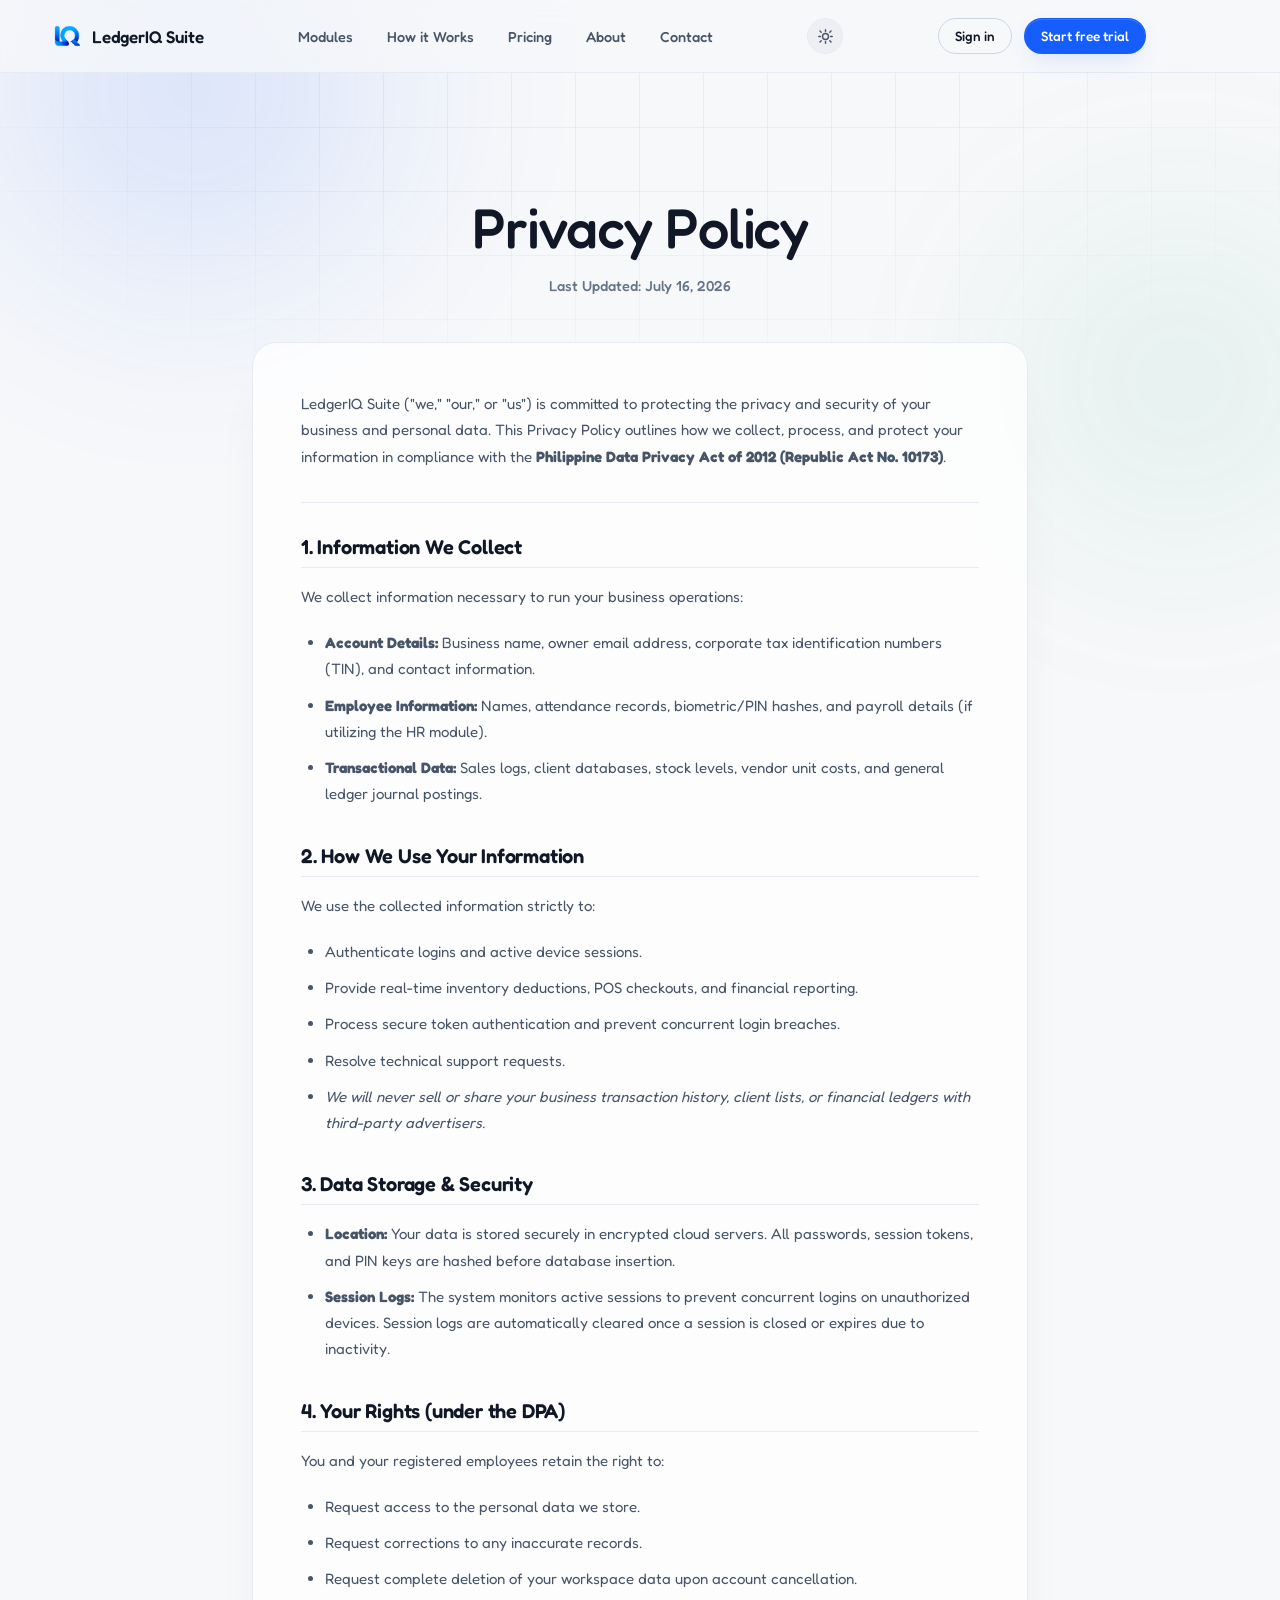
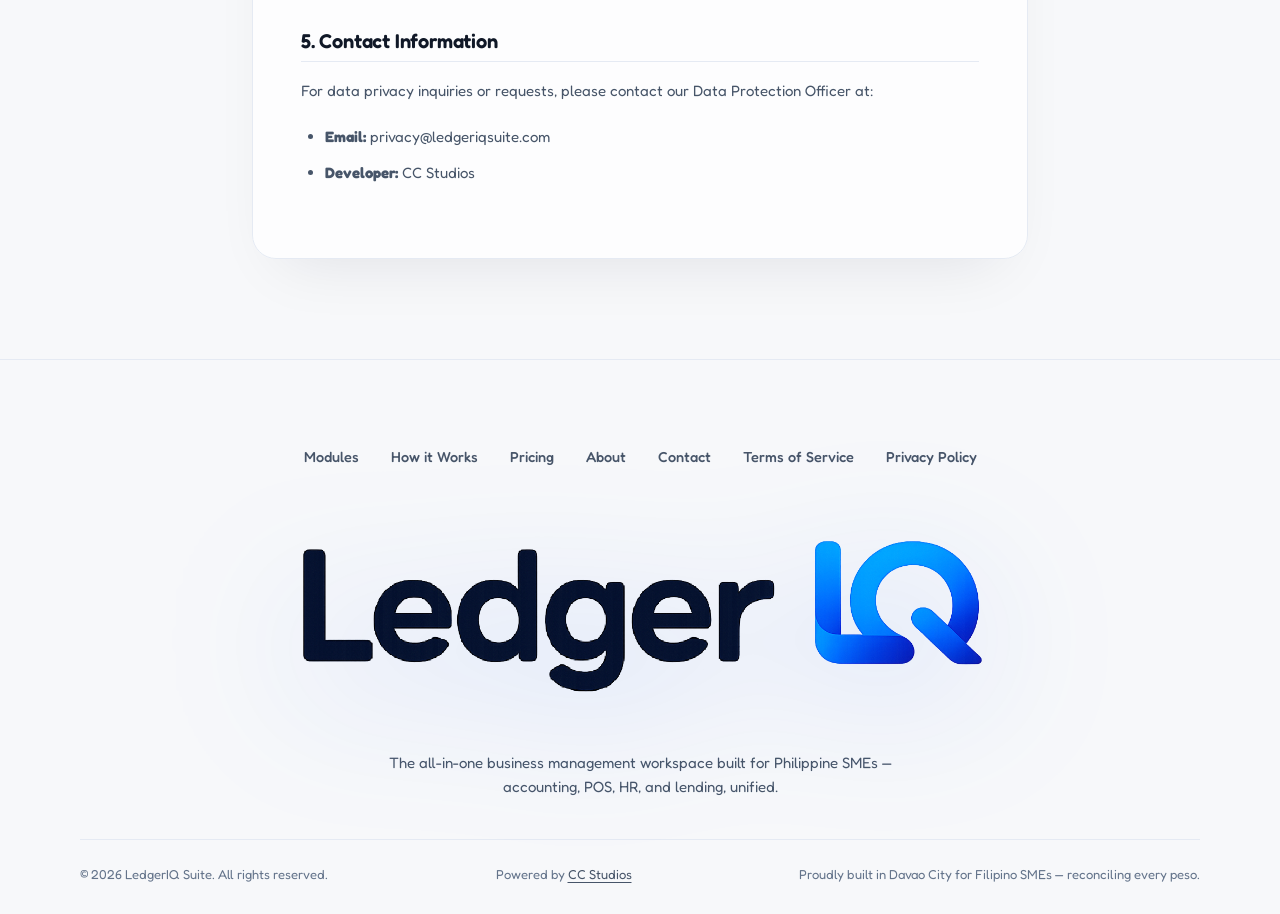
<file: privacy.html>
<!DOCTYPE html>
<html lang="en" data-theme="light">

<head>
  <meta charset="UTF-8">
  <meta name="viewport" content="width=device-width, initial-scale=1.0">
  <title>Privacy Policy | LedgerIQ Suite</title>
  <link rel="icon" type="image/png" href="ledgeriq-logo-icon.png">
  <link rel="stylesheet" href="styles.css?v=1.0.1">
  <link rel="preconnect" href="https://fonts.googleapis.com">
  <link rel="preconnect" href="https://fonts.gstatic.com" crossorigin>
  <link
    href="https://fonts.googleapis.com/css2?family=Fredoka:wght@300..700&family=Space+Grotesk:wght@300..700&display=swap"
    rel="stylesheet">
</head>

<body>

  <!-- Ambient FX -->
  <div class="bg-fx">
    <div class="bg-grid"></div>
    <div class="orb orb-blue"></div>
    <div class="orb orb-green"></div>
  </div>

  <header>
    <nav>
      <a href="index.html" class="logo">
        <span class="logo-mark"><img src="ledgeriq-logo-icon.png" alt="LedgerIQ Logo"></span>
        LedgerIQ Suite
      </a>
      <div class="nav-links">
        <a href="modules.html">Modules</a>
        <a href="how-it-works.html">How it Works</a>
        <a href="pricing.html">Pricing</a>
        <a href="about.html">About</a>
        <a href="#">Contact</a>
      </div>
      <button class="theme-toggle" id="themeToggle" type="button" aria-label="Switch to dark mode" aria-pressed="true">
        <svg class="icon-sun" viewBox="0 0 24 24" fill="none" stroke="currentColor" stroke-width="2"
          stroke-linecap="round">
          <circle cx="12" cy="12" r="4.2" />
          <path
            d="M12 2.5v2.4M12 19.1v2.4M4.2 4.2l1.7 1.7M18.1 18.1l1.7 1.7M2.5 12h2.4M19.1 12h2.4M4.2 19.8l1.7-1.7M18.1 5.9l1.7-1.7" />
        </svg>
        <svg class="icon-moon" viewBox="0 0 24 24" fill="none" stroke="currentColor" stroke-width="2"
          stroke-linecap="round" stroke-linejoin="round">
          <path d="M20 14.5A8.5 8.5 0 019.5 4a8.5 8.5 0 1010.5 10.5z" />
        </svg>
      </button>
      <div class="nav-cta">
        <a href="https://app.ledgeriqsuite.com/login" class="btn btn-ghost btn-sm">Sign in</a>
        <a href="pricing.html" class="btn btn-primary btn-sm">Start free trial</a>
      </div>
      <button class="nav-toggle" id="navToggle" type="button" aria-label="Toggle navigation menu">
        <svg viewBox="0 0 24 24" fill="none" stroke="currentColor" stroke-width="2" stroke-linecap="round"
          stroke-linejoin="round">
          <line class="line-1" x1="3" y1="12" x2="21" y2="12"></line>
          <line class="line-2" x1="3" y1="6" x2="21" y2="6"></line>
          <line class="line-3" x1="3" y1="18" x2="21" y2="18"></line>
        </svg>
      </button>
      <div class="nav-overlay" id="navOverlay"></div>
    </nav>
  </header>

  <main id="top">
    <div class="legal-hero">
      <h1>Privacy Policy</h1>
      <div class="last-updated">Last Updated: July 16, 2026</div>
    </div>

    <div class="legal-wrapper">
      <div class="legal-content">
        <p>LedgerIQ Suite ("we," "our," or "us") is committed to protecting the privacy and security of your business
          and personal data. This Privacy Policy outlines how we collect, process, and protect your information in
          compliance with the <strong>Philippine Data Privacy Act of 2012 (Republic Act No. 10173)</strong>.</p>

        <hr>

        <h2>1. Information We Collect</h2>
        <p>We collect information necessary to run your business operations:</p>
        <ul>
          <li><strong>Account Details:</strong> Business name, owner email address, corporate tax identification numbers
            (TIN), and contact information.</li>
          <li><strong>Employee Information:</strong> Names, attendance records, biometric/PIN hashes, and payroll
            details (if utilizing the HR module).</li>
          <li><strong>Transactional Data:</strong> Sales logs, client databases, stock levels, vendor unit costs, and
            general ledger journal postings.</li>
        </ul>

        <h2>2. How We Use Your Information</h2>
        <p>We use the collected information strictly to:</p>
        <ul>
          <li>Authenticate logins and active device sessions.</li>
          <li>Provide real-time inventory deductions, POS checkouts, and financial reporting.</li>
          <li>Process secure token authentication and prevent concurrent login breaches.</li>
          <li>Resolve technical support requests.</li>
          <li><em>We will never sell or share your business transaction history, client lists, or financial ledgers with
              third-party advertisers.</em></li>
        </ul>

        <h2>3. Data Storage & Security</h2>
        <ul>
          <li><strong>Location:</strong> Your data is stored securely in encrypted cloud servers. All passwords, session
            tokens, and PIN keys are hashed before database insertion.</li>
          <li><strong>Session Logs:</strong> The system monitors active sessions to prevent concurrent logins on
            unauthorized devices. Session logs are automatically cleared once a session is closed or expires due to
            inactivity.</li>
        </ul>

        <h2>4. Your Rights (under the DPA)</h2>
        <p>You and your registered employees retain the right to:</p>
        <ul>
          <li>Request access to the personal data we store.</li>
          <li>Request corrections to any inaccurate records.</li>
          <li>Request complete deletion of your workspace data upon account cancellation.</li>
        </ul>

        <h2>5. Contact Information</h2>
        <p>For data privacy inquiries or requests, please contact our Data Protection Officer at:</p>
        <ul>
          <li><strong>Email:</strong> privacy@ledgeriqsuite.com</li>
          <li><strong>Developer:</strong> <a href="https://www.ccstudios.site/" target="_blank" rel="noopener">CC
              Studios</a></li>
        </ul>
      </div>
    </div>
  </main>

  <footer class="big-footer">
    <div class="footer-links-inline">
      <a href="modules.html">Modules</a>
      <a href="how-it-works.html">How it Works</a>
      <a href="pricing.html">Pricing</a>
      <a href="about.html">About</a>
      <a href="#">Contact</a>
      <a href="terms.html">Terms of Service</a>
      <a href="privacy.html">Privacy Policy</a>
    </div>

    <div class="big-wordmark-wrap">
      <a href="index.html" aria-label="LedgerIQ Suite home">
        <img class="logo-dark" src="wordmark-logo.png" alt="LedgerIQ Suite Dark Logo">
        <img class="logo-light" src="wordmark-logo2.png" alt="LedgerIQ Suite Light Logo">
      </a>
    </div>

    <p class="footer-tagline">The all-in-one business management workspace built for Philippine SMEs — accounting, POS,
      HR, and lending, unified.</p>

    <div class="footer-bottom-bar">
      <span>© 2026 LedgerIQ Suite. All rights reserved.</span>
      <span>Powered by <a href="https://www.ccstudios.site/" target="_blank" rel="noopener">CC Studios</a></span>
      <span>Proudly built in Davao City for Filipino SMEs — reconciling every peso.</span>
    </div>
  </footer>

  <script>
    // Scroll reveal
    const io = new IntersectionObserver((entries) => {
      entries.forEach(e => { if (e.isIntersecting) { e.target.classList.add('in'); io.unobserve(e.target); } });
    }, { threshold: 0.12 });
    document.querySelectorAll('.reveal').forEach(el => io.observe(el));

    // Mobile Nav Toggle
    const navToggle = document.getElementById('navToggle');
    const nav = document.querySelector('nav');
    const navOverlay = document.getElementById('navOverlay');

    if (navToggle && nav) {
      navToggle.addEventListener('click', () => {
        nav.classList.toggle('mobile-active');
      });
    }

    if (navOverlay && nav) {
      navOverlay.addEventListener('click', () => {
        nav.classList.remove('mobile-active');
      });
    }

    // Close mobile menu when links are clicked
    const navLinksList = document.querySelectorAll('.nav-links a:not(.dropdown-trigger)');
    navLinksList.forEach(link => {
      link.addEventListener('click', () => {
        if (nav) {
          nav.classList.remove('mobile-active');
        }
      });
    });

    // Theme toggle (dark default, no persistence — in-memory only per session)
    const themeToggle = document.getElementById('themeToggle');
    const root = document.documentElement;
    function setTheme(theme) {
      if (theme === 'light') {
        root.setAttribute('data-theme', 'light');
        themeToggle.setAttribute('aria-pressed', 'true');
        themeToggle.setAttribute('aria-label', 'Switch to dark mode');
      } else {
        root.removeAttribute('data-theme');
        themeToggle.setAttribute('aria-pressed', 'false');
        themeToggle.setAttribute('aria-label', 'Switch to light mode');
      }
    }
    themeToggle.addEventListener('click', () => {
      const isLight = root.getAttribute('data-theme') === 'light';
      setTheme(isLight ? 'dark' : 'light');
    });
  </script>

</body>

</html>
</file>
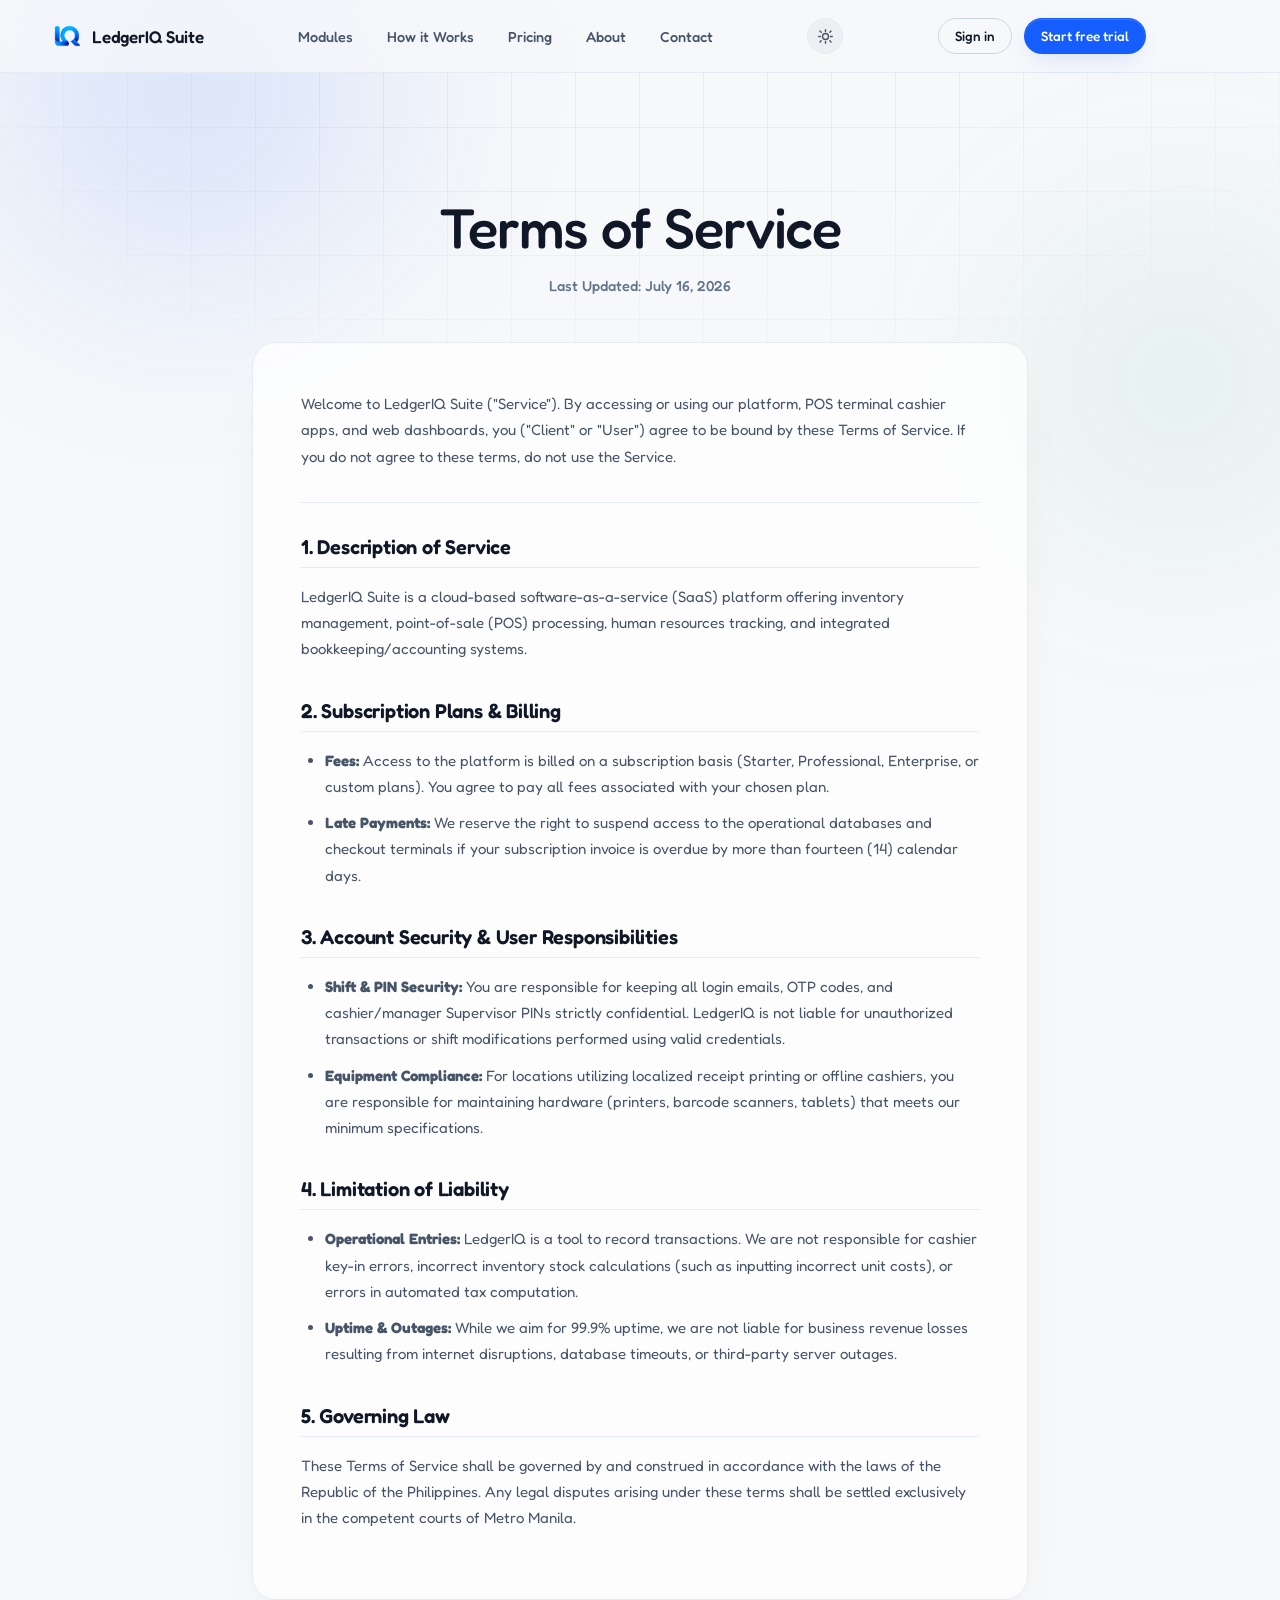
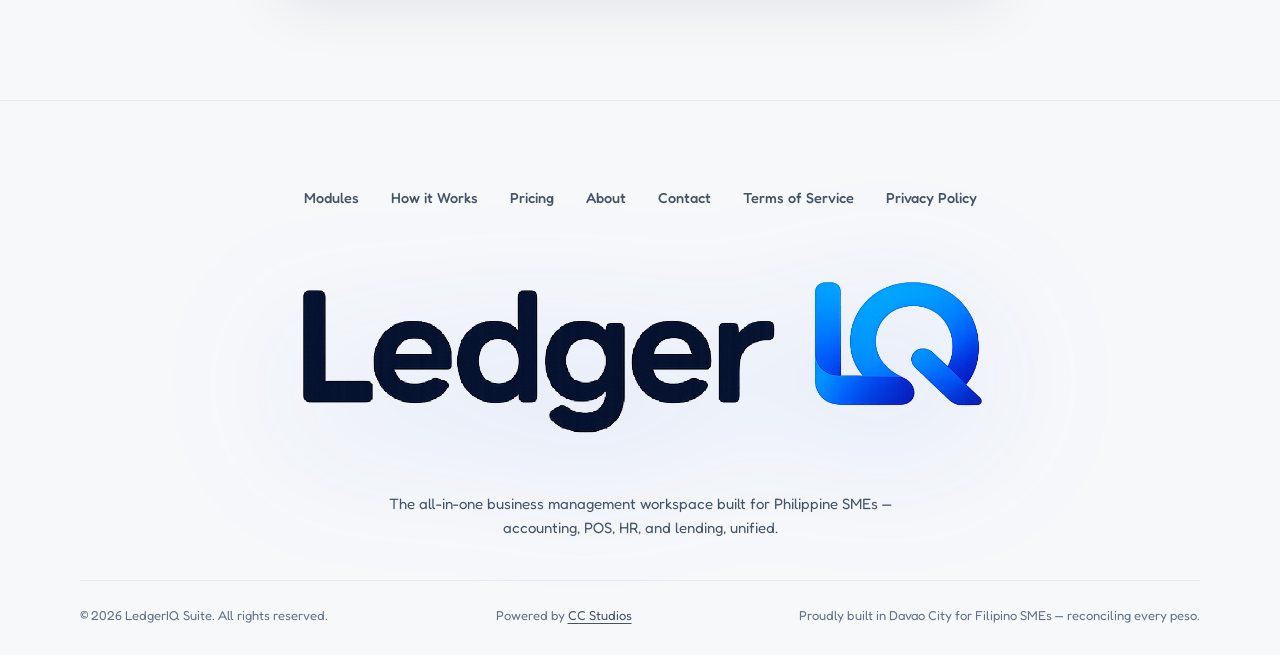
<file: terms.html>
<!DOCTYPE html>
<html lang="en" data-theme="light">

<head>
  <meta charset="UTF-8">
  <meta name="viewport" content="width=device-width, initial-scale=1.0">
  <title>Terms of Service | LedgerIQ Suite</title>
  <link rel="icon" type="image/png" href="ledgeriq-logo-icon.png">
  <link rel="stylesheet" href="styles.css?v=1.0.1">
  <link rel="preconnect" href="https://fonts.googleapis.com">
  <link rel="preconnect" href="https://fonts.gstatic.com" crossorigin>
  <link href="https://fonts.googleapis.com/css2?family=Fredoka:wght@300..700&family=Space+Grotesk:wght@300..700&display=swap" rel="stylesheet">
</head>

<body>

  <!-- Ambient FX -->
  <div class="bg-fx">
    <div class="bg-grid"></div>
    <div class="orb orb-blue"></div>
    <div class="orb orb-green"></div>
  </div>

  <header>
    <nav>
      <a href="index.html" class="logo">
        <span class="logo-mark"><img src="ledgeriq-logo-icon.png" alt="LedgerIQ Logo"></span>
        LedgerIQ Suite
      </a>
      <div class="nav-links">
        <a href="modules.html">Modules</a>
        <a href="how-it-works.html">How it Works</a>
        <a href="pricing.html">Pricing</a>
        <a href="about.html">About</a>
        <a href="#">Contact</a>
      </div>
      <button class="theme-toggle" id="themeToggle" type="button" aria-label="Switch to dark mode" aria-pressed="true">
        <svg class="icon-sun" viewBox="0 0 24 24" fill="none" stroke="currentColor" stroke-width="2" stroke-linecap="round">
          <circle cx="12" cy="12" r="4.2" />
          <path d="M12 2.5v2.4M12 19.1v2.4M4.2 4.2l1.7 1.7M18.1 18.1l1.7 1.7M2.5 12h2.4M19.1 12h2.4M4.2 19.8l1.7-1.7M18.1 5.9l1.7-1.7" />
        </svg>
        <svg class="icon-moon" viewBox="0 0 24 24" fill="none" stroke="currentColor" stroke-width="2" stroke-linecap="round" stroke-linejoin="round">
          <path d="M20 14.5A8.5 8.5 0 019.5 4a8.5 8.5 0 1010.5 10.5z" />
        </svg>
      </button>
      <div class="nav-cta">
        <a href="https://app.ledgeriqsuite.com/login" class="btn btn-ghost btn-sm">Sign in</a>
        <a href="pricing.html" class="btn btn-primary btn-sm">Start free trial</a>
      </div>
      <button class="nav-toggle" id="navToggle" type="button" aria-label="Toggle navigation menu">
        <svg viewBox="0 0 24 24" fill="none" stroke="currentColor" stroke-width="2" stroke-linecap="round" stroke-linejoin="round">
          <line class="line-1" x1="3" y1="12" x2="21" y2="12"></line>
          <line class="line-2" x1="3" y1="6" x2="21" y2="6"></line>
          <line class="line-3" x1="3" y1="18" x2="21" y2="18"></line>
        </svg>
      </button>
      <div class="nav-overlay" id="navOverlay"></div>
    </nav>
  </header>

  <main id="top">
    <div class="legal-hero">
      <h1>Terms of Service</h1>
      <div class="last-updated">Last Updated: July 16, 2026</div>
    </div>

    <div class="legal-wrapper">
      <div class="legal-content">
        <p>Welcome to LedgerIQ Suite ("Service"). By accessing or using our platform, POS terminal cashier apps, and web dashboards, you ("Client" or "User") agree to be bound by these Terms of Service. If you do not agree to these terms, do not use the Service.</p>
        
        <hr>

        <h2>1. Description of Service</h2>
        <p>LedgerIQ Suite is a cloud-based software-as-a-service (SaaS) platform offering inventory management, point-of-sale (POS) processing, human resources tracking, and integrated bookkeeping/accounting systems.</p>

        <h2>2. Subscription Plans & Billing</h2>
        <ul>
          <li><strong>Fees:</strong> Access to the platform is billed on a subscription basis (Starter, Professional, Enterprise, or custom plans). You agree to pay all fees associated with your chosen plan.</li>
          <li><strong>Late Payments:</strong> We reserve the right to suspend access to the operational databases and checkout terminals if your subscription invoice is overdue by more than fourteen (14) calendar days.</li>
        </ul>

        <h2>3. Account Security & User Responsibilities</h2>
        <ul>
          <li><strong>Shift & PIN Security:</strong> You are responsible for keeping all login emails, OTP codes, and cashier/manager Supervisor PINs strictly confidential. LedgerIQ is not liable for unauthorized transactions or shift modifications performed using valid credentials.</li>
          <li><strong>Equipment Compliance:</strong> For locations utilizing localized receipt printing or offline cashiers, you are responsible for maintaining hardware (printers, barcode scanners, tablets) that meets our minimum specifications.</li>
        </ul>

        <h2>4. Limitation of Liability</h2>
        <ul>
          <li><strong>Operational Entries:</strong> LedgerIQ is a tool to record transactions. We are not responsible for cashier key-in errors, incorrect inventory stock calculations (such as inputting incorrect unit costs), or errors in automated tax computation.</li>
          <li><strong>Uptime & Outages:</strong> While we aim for 99.9% uptime, we are not liable for business revenue losses resulting from internet disruptions, database timeouts, or third-party server outages.</li>
        </ul>

        <h2>5. Governing Law</h2>
        <p>These Terms of Service shall be governed by and construed in accordance with the laws of the Republic of the Philippines. Any legal disputes arising under these terms shall be settled exclusively in the competent courts of Metro Manila.</p>
      </div>
    </div>
  </main>

  <footer class="big-footer">
    <div class="footer-links-inline">
      <a href="modules.html">Modules</a>
      <a href="how-it-works.html">How it Works</a>
      <a href="pricing.html">Pricing</a>
      <a href="about.html">About</a>
      <a href="#">Contact</a>
      <a href="terms.html">Terms of Service</a>
      <a href="privacy.html">Privacy Policy</a>
    </div>

    <div class="big-wordmark-wrap">
      <a href="index.html" aria-label="LedgerIQ Suite home">
        <img class="logo-dark" src="wordmark-logo.png" alt="LedgerIQ Suite Dark Logo">
        <img class="logo-light" src="wordmark-logo2.png" alt="LedgerIQ Suite Light Logo">
      </a>
    </div>

    <p class="footer-tagline">The all-in-one business management workspace built for Philippine SMEs — accounting, POS, HR, and lending, unified.</p>

    <div class="footer-bottom-bar">
      <span>© 2026 LedgerIQ Suite. All rights reserved.</span>
      <span>Powered by <a href="https://www.ccstudios.site/" target="_blank" rel="noopener">CC Studios</a></span>
      <span>Proudly built in Davao City for Filipino SMEs — reconciling every peso.</span>
    </div>
  </footer>

  <script>
    // Scroll reveal
    const io = new IntersectionObserver((entries) => {
      entries.forEach(e => { if (e.isIntersecting) { e.target.classList.add('in'); io.unobserve(e.target); } });
    }, { threshold: 0.12 });
    document.querySelectorAll('.reveal').forEach(el => io.observe(el));

    // Mobile Nav Toggle
    const navToggle = document.getElementById('navToggle');
    const nav = document.querySelector('nav');
    const navOverlay = document.getElementById('navOverlay');

    if (navToggle && nav) {
      navToggle.addEventListener('click', () => {
        nav.classList.toggle('mobile-active');
      });
    }

    if (navOverlay && nav) {
      navOverlay.addEventListener('click', () => {
        nav.classList.remove('mobile-active');
      });
    }

    // Close mobile menu when links are clicked
    const navLinksList = document.querySelectorAll('.nav-links a:not(.dropdown-trigger)');
    navLinksList.forEach(link => {
      link.addEventListener('click', () => {
        if (nav) {
          nav.classList.remove('mobile-active');
        }
      });
    });

    // Theme toggle (dark default, no persistence — in-memory only per session)
    const themeToggle = document.getElementById('themeToggle');
    const root = document.documentElement;
    function setTheme(theme) {
      if (theme === 'light') {
        root.setAttribute('data-theme', 'light');
        themeToggle.setAttribute('aria-pressed', 'true');
        themeToggle.setAttribute('aria-label', 'Switch to dark mode');
      } else {
        root.removeAttribute('data-theme');
        themeToggle.setAttribute('aria-pressed', 'false');
        themeToggle.setAttribute('aria-label', 'Switch to light mode');
      }
    }
    themeToggle.addEventListener('click', () => {
      const isLight = root.getAttribute('data-theme') === 'light';
      setTheme(isLight ? 'dark' : 'light');
    });
  </script>

</body>

</html>
</file>
<file: styles.css>
/* ===== Base styles ===== */
  :root{
    --bg: #05070c;
    --surface: #101827;
    --surface-soft: rgba(16,24,39,0.55);
    --surface-glass: rgba(148,163,184,0.06);
    --border: rgba(148,163,184,0.14);
    --border-strong: rgba(148,163,184,0.26);
    --text-hi: #f4f6fb;
    --text-mid: #b8c1d1;
    --text-muted: #64748b;
    --blue: #155DFC;
    --blue-hover: #1d4ed8;
    --blue-glow: rgba(21,93,252,0.35);
    --green: #17d38a;
    --green-deep: #063E2A;
    --red: #ff4d4d;
    --red-deep: #870000;
    --radius-lg: 24px;
    --radius-md: 16px;
    --radius-sm: 10px;

    --header-bg: rgba(5,7,12,0.72);
    --hero-visual-bg-1: rgba(16,24,39,0.9);
    --hero-visual-bg-2: rgba(10,14,22,0.9);
    --shadow-strong: rgba(0,0,0,0.7);
    --shadow-soft: rgba(0,0,0,0.6);
    --stats-band-bg-1: rgba(16,24,39,0.5);
    --stats-band-bg-2: rgba(16,24,39,0.15);
    --grid-line: rgba(148,163,184,0.055);
    --orb-blue-op: 0.30;
    --orb-green-op: 0.16;
    --scrollbar-thumb: rgba(148,163,184,0.25);
  }

  [data-theme="light"]{
    --bg: #f7f8fa;
    --surface: #ffffff;
    --surface-soft: rgba(255,255,255,0.75);
    --surface-glass: rgba(15,23,42,0.035);
    --border: #e5eaf3;
    --border-strong: #cbd5e1;
    --text-hi: #101827;
    --text-mid: #475569;
    --text-muted: #64748b;
    --blue: #155DFC;
    --blue-hover: #1d4ed8;
    --blue-glow: rgba(21,93,252,0.22);
    --green: #0f9d67;
    --green-deep: #063E2A;
    --red: #b91c1c;
    --red-deep: #870000;

    --header-bg: rgba(247,248,250,0.78);
    --hero-visual-bg-1: rgba(255,255,255,0.9);
    --hero-visual-bg-2: rgba(247,248,250,0.9);
    --shadow-strong: rgba(15,23,42,0.12);
    --shadow-soft: rgba(15,23,42,0.10);
    --stats-band-bg-1: rgba(16,24,39,0.035);
    --stats-band-bg-2: rgba(16,24,39,0.01);
    --grid-line: rgba(15,23,42,0.05);
    --orb-blue-op: 0.16;
    --orb-green-op: 0.10;
    --scrollbar-thumb: rgba(15,23,42,0.15);
  }

  body{transition:background-color .35s ease, color .35s ease;}

  *{margin:0;padding:0;box-sizing:border-box;}

  html{scroll-behavior:smooth;}

  body{
    background:var(--bg);
    color:var(--text-hi);
    font-family:'Fredoka',-apple-system,BlinkMacSystemFont,sans-serif;
    overflow-x:hidden;
    -webkit-font-smoothing:antialiased;
  }

  .mono, .stat-num, .eyebrow-num{font-family:'Space Grotesk',monospace;}

  a{color:inherit;text-decoration:none;}
  ul{list-style:none;}
  img{max-width:100%;display:block;}

  ::selection{background:var(--blue-glow);color:#fff;}

  :focus-visible{outline:2px solid var(--blue);outline-offset:3px;border-radius:4px;}

  .wrap{max-width:1240px;margin:0 auto;padding:0 32px;}

  /* ---------- Ambient background ---------- */
  .bg-fx{
    position:fixed;inset:0;z-index:0;pointer-events:none;overflow:hidden;
  }
  .bg-grid{
    position:absolute;inset:-1px;
    background-image:
      linear-gradient(var(--grid-line) 1px, transparent 1px),
      linear-gradient(90deg, var(--grid-line) 1px, transparent 1px);
    background-size:64px 64px;
    mask-image:radial-gradient(ellipse 70% 55% at 50% 0%, black 40%, transparent 90%);
  }
  .orb{position:absolute;border-radius:50%;filter:blur(90px);opacity:0.55;}
  .orb-blue{width:620px;height:620px;background:radial-gradient(circle, var(--blue) 0%, transparent 70%);top:-220px;left:-120px;opacity:var(--orb-blue-op);}
  .orb-green{width:520px;height:520px;background:radial-gradient(circle, var(--green) 0%, transparent 70%);top:120px;right:-160px;opacity:var(--orb-green-op);}

  /* ---------- Nav ---------- */
  header{
    position:sticky;top:0;z-index:50;
    background:var(--header-bg);
    backdrop-filter:blur(16px);
    -webkit-backdrop-filter:blur(16px);
    border-bottom:1px solid var(--border);
  }
  nav{
    display:flex;align-items:center;justify-content:space-between;
    padding:18px 20px 18px 32px;max-width:1240px;margin:0 auto;
  }
  .logo{display:flex;align-items:center;gap:10px;font-weight:550;font-size:17px;letter-spacing:-0.01em;}
  .logo-mark{width:30px;height:30px;flex-shrink:0;display:block;}
  .logo-mark img{width:100%;height:100%;object-fit:contain;display:block;}
  .footer-wordmark img{height:26px;width:auto;display:block;}
  .footer-wordmark .logo-light{display:none;}
  [data-theme="light"] .footer-wordmark .logo-dark{display:none;}
  [data-theme="light"] .footer-wordmark .logo-light{display:block;}
  .nav-links{display:flex;gap:34px;align-items:center;}
  .nav-links a{font-size:14.5px;color:var(--text-mid);font-weight:500;transition:color .2s;}
  .nav-links a:hover{color:var(--text-hi);}
  .mobile-cta{display:none;}
  .nav-cta{display:flex;gap:12px;align-items:center;}
  .nav-toggle{display:none;background:none;border:none;color:var(--text-hi);}

  .theme-toggle{
    display:inline-flex;align-items:center;justify-content:center;
    width:36px;height:36px;border-radius:999px;
    background:var(--surface-glass);border:1px solid var(--border);
    color:var(--text-mid);cursor:pointer;position:relative;flex-shrink:0;
    transition:background .2s, border-color .2s, color .2s;
  }
  .theme-toggle:hover{color:var(--text-hi);border-color:var(--border-strong);}
  .theme-toggle svg{width:17px;height:17px;position:absolute;transition:opacity .25s ease, transform .35s ease;}
  .theme-toggle .icon-sun{opacity:0;transform:scale(0.5) rotate(-40deg);}
  .theme-toggle .icon-moon{opacity:1;transform:scale(1) rotate(0deg);}
  [data-theme="light"] .theme-toggle .icon-sun{opacity:1;transform:scale(1) rotate(0deg);}
  [data-theme="light"] .theme-toggle .icon-moon{opacity:0;transform:scale(0.5) rotate(40deg);}

  .btn{
    display:inline-flex;align-items:center;justify-content:center;gap:8px;
    padding:11px 20px;border-radius:999px;font-size:14.5px;font-weight:500;
    border:1px solid transparent;cursor:pointer;transition:all .2s ease;white-space:nowrap;
  }
  .btn-primary{
    background:var(--blue);color:#fff;
    box-shadow:0 1px 0 rgba(255,255,255,0.15) inset, 0 8px 24px -8px var(--blue-glow);
  }
  .btn-primary:hover{background:var(--blue-hover);transform:translateY(-1px);}
  .btn-ghost{background:transparent;color:var(--text-hi);border-color:var(--border-strong);}
  .btn-ghost:hover{background:var(--surface-glass);border-color:rgba(148,163,184,0.4);}
  .btn-sm{padding:9px 16px;font-size:13.5px;}

  /* ---------- Hero ---------- */
  .hero{position:relative;padding:118px 32px 90px;z-index:1;}
  .hero-inner{max-width:1240px;margin:0 auto;text-align:center;}
  .eyebrow{
    display:inline-flex;align-items:center;gap:8px;
    padding:7px 14px 7px 8px;border-radius:999px;
    background:var(--surface-glass);border:1px solid var(--border);
    font-size:12.5px;color:var(--text-mid);font-weight:500;margin-bottom:28px;
  }
  .eyebrow .dot{width:6px;height:6px;border-radius:50%;background:var(--green);box-shadow:0 0 10px var(--green);}
  h1.hero-title{
    font-size:clamp(40px, 6vw, 84px);
    font-weight:500;line-height:1.02;letter-spacing:-0.035em;
    color:var(--text-hi);max-width:920px;margin:0 auto;
  }
  h1.hero-title .accent{
    background:linear-gradient(100deg, #7fb3ff 0%, var(--blue) 45%, var(--green) 100%);
    -webkit-background-clip:text;background-clip:text;color:transparent;
  }
  .hero-sub{
    max-width:600px;margin:26px auto 0;font-size:18px;line-height:1.6;color:var(--text-mid);
    font-weight:400;
  }
  .hero-ctas{display:flex;gap:14px;justify-content:center;margin-top:38px;flex-wrap:wrap;}
  .hero-meta{margin-top:22px;font-size:13px;color:var(--text-muted);}

  /* ---------- Dashboard mock (hero visual) ---------- */
  .hero-visual{
    margin-top:64px;position:relative;
    border-radius:20px;
    background:linear-gradient(180deg, var(--hero-visual-bg-1), var(--hero-visual-bg-2));
    border:1px solid var(--border-strong);
    box-shadow:0 40px 100px -30px var(--shadow-strong), 0 0 0 1px rgba(255,255,255,0.02) inset;
    padding:18px;
    max-width:1080px;margin-left:auto;margin-right:auto;
  }
  .hero-visual-bar{display:flex;gap:6px;margin-bottom:16px;padding:0 4px;}
  .hero-visual-bar span{width:10px;height:10px;border-radius:50%;background:rgba(148,163,184,0.25);}
  .mock-grid{
    display:grid;grid-template-columns:180px 1fr;gap:14px;
  }
  .mock-side{
    background:rgba(148,163,184,0.04);border:1px solid var(--border);border-radius:14px;padding:16px 12px;
    display:flex;flex-direction:column;gap:4px;
  }
  .mock-side .item{
    font-size:12.5px;color:var(--text-muted);padding:8px 10px;border-radius:8px;font-weight:500;
    display:flex;align-items:center;gap:8px;
  }
  .mock-side .item.active{background:rgba(21,93,252,0.14);color:#cfe0ff;}
  .mock-side .item .ic{width:6px;height:6px;border-radius:2px;background:currentColor;opacity:.6;}
  .mock-main{display:grid;grid-template-rows:auto 1fr;gap:14px;}
  .mock-stats{display:grid;grid-template-columns:repeat(4,1fr);gap:12px;}
  .mock-stat{
    background:rgba(148,163,184,0.04);border:1px solid var(--border);border-radius:12px;padding:14px 16px;
    text-align:left;
  }
  .mock-stat .lbl{font-size:11px;color:var(--text-muted);text-transform:uppercase;letter-spacing:.05em;}
  .mock-stat .val{font-family:'Space Grotesk';font-size:19px;font-weight:600;margin-top:6px;color:var(--text-hi);}
  .mock-stat .val.up{color:var(--green);}
  .mock-chart{
    background:rgba(148,163,184,0.04);border:1px solid var(--border);border-radius:12px;padding:18px;
    position:relative;min-height:180px;overflow:hidden;
  }
  .mock-chart svg{width:100%;height:150px;display:block;}

  /* ---------- Section shell ---------- */
  section{position:relative;z-index:1;padding:100px 32px;}
  .section-head{max-width:640px;margin:0 auto 56px;text-align:center;}
  .section-tag{font-size:13px;font-weight:600;color:var(--blue);letter-spacing:.04em;text-transform:uppercase;margin-bottom:14px;}
  .section-title{font-size:clamp(30px,3.6vw,46px);font-weight:500;letter-spacing:-0.03em;line-height:1.12;color:var(--text-hi);}
  .section-sub{margin-top:16px;font-size:16.5px;color:var(--text-mid);line-height:1.6;}

  /* ---------- Bento modules ---------- */
  .bento{
    display:grid;grid-template-columns:repeat(6,1fr);gap:16px;max-width:1240px;margin:0 auto;
  }
  .bcard{
    background:var(--surface-soft);
    border:1px solid var(--border);
    border-radius:var(--radius-lg);
    padding:28px;
    position:relative;overflow:hidden;
    transition:border-color .25s, transform .25s;
  }
  .bcard:hover{border-color:var(--border-strong);transform:translateY(-3px);}
  .bcard::before{
    content:"";position:absolute;inset:0;border-radius:inherit;padding:1px;
    background:linear-gradient(135deg, rgba(255,255,255,0.08), transparent 40%);
    -webkit-mask:linear-gradient(#fff 0 0) content-box, linear-gradient(#fff 0 0);
    -webkit-mask-composite:xor;mask-composite:exclude;pointer-events:none;
  }
  .b-icon{
    width:44px;height:44px;border-radius:12px;display:flex;align-items:center;justify-content:center;
    margin-bottom:20px;
  }
  .b-icon svg{width:22px;height:22px;}
  .b-icon.blue{background:rgba(21,93,252,0.14);color:#7fb3ff;}
  .b-icon.green{background:rgba(6,62,42,0.5);color:var(--green);}
  .b-icon.red{background:rgba(135,0,0,0.22);color:#ff8080;}
  .b-title{font-size:19px;font-weight:700;letter-spacing:-0.01em;margin-bottom:8px;}
  .b-desc{font-size:14.5px;color:var(--text-mid);line-height:1.6;}
  .b-tags{display:flex;flex-wrap:wrap;gap:6px;margin-top:16px;}
  .b-tags span{font-size:11.5px;color:var(--text-muted);background:rgba(148,163,184,0.08);border:1px solid var(--border);padding:4px 9px;border-radius:999px;}

  .span-3{grid-column:span 3;}
  .span-2{grid-column:span 2;}
  .span-4{grid-column:span 4;}
  .span-6{grid-column:span 6;}

  /* ---------- Feature split ---------- */
  .feature-row{
    display:grid;grid-template-columns:1fr 1fr;gap:64px;align-items:center;max-width:1240px;margin:0 auto;
  }
  .feature-row.reverse{direction:rtl;}
  .feature-row.reverse > *{direction:ltr;}
  .feature-copy .section-tag{margin-bottom:16px;}
  .feature-copy h3{font-size:clamp(26px,3vw,36px);font-weight:500;letter-spacing:-0.025em;line-height:1.16;margin-bottom:18px;}
  .feature-copy p{font-size:16px;color:var(--text-mid);line-height:1.7;margin-bottom:24px;}
  .feature-list{display:flex;flex-direction:column;gap:14px;}
  .feature-list li{display:flex;gap:12px;align-items:flex-start;font-size:14.5px;color:var(--text-mid);}
  .feature-list .check{
    width:20px;height:20px;border-radius:6px;background:rgba(23,211,138,0.14);color:var(--green);
    display:flex;align-items:center;justify-content:center;flex-shrink:0;margin-top:1px;
  }
  .feature-list .check svg{width:12px;height:12px;}

  .panel{
    background:var(--surface-soft);border:1px solid var(--border);border-radius:var(--radius-lg);
    padding:22px;box-shadow:0 30px 60px -30px var(--shadow-soft);
  }
  .panel-header{display:flex;justify-content:space-between;align-items:center;margin-bottom:18px;}
  .panel-header .t{font-size:13px;color:var(--text-muted);font-weight:600;letter-spacing:.03em;text-transform:uppercase;}
  .panel-header .pill{font-size:11.5px;padding:4px 10px;border-radius:999px;background:rgba(23,211,138,0.14);color:var(--green);font-weight:600;}

  .row-line{
    display:flex;justify-content:space-between;align-items:center;
    padding:12px 0;border-bottom:1px solid var(--border);font-size:14px;
  }
  .row-line:last-child{border-bottom:none;}
  .row-line .name{color:var(--text-hi);font-weight:500;}
  .row-line .sub{color:var(--text-muted);font-size:12.5px;margin-top:2px;}
  .row-line .amt{font-family:'Space Grotesk';font-weight:600;}
  .amt.pos{color:var(--green);}
  .amt.neg{color:#ff8080;}

  .pos-grid{display:grid;grid-template-columns:1fr 1fr;gap:12px;}
  .pos-tile{
    background:rgba(148,163,184,0.05);border:1px solid var(--border);border-radius:12px;padding:16px;
    text-align:left;
  }
  .pos-tile .name{font-size:13.5px;font-weight:600;}
  .pos-tile .price{font-family:'Space Grotesk';font-size:16px;color:var(--blue);margin-top:6px;}

  /* ---------- Stats band ---------- */
  .stats-band{
    background:linear-gradient(180deg, var(--stats-band-bg-1), var(--stats-band-bg-2));
    border-top:1px solid var(--border);border-bottom:1px solid var(--border);
  }
  .stats-grid{
    display:grid;grid-template-columns:repeat(4,1fr);gap:32px;max-width:1240px;margin:0 auto;text-align:center;
  }
  .stat-num{font-size:clamp(32px,4vw,48px);font-weight:700;color:var(--text-hi);letter-spacing:-0.02em;}
  .stat-num .u{color:var(--blue);}
  .stat-lbl{margin-top:8px;font-size:14px;color:var(--text-muted);}

  /* ---------- Workflow ---------- */
  .flow{
    display:grid;grid-template-columns:repeat(4,1fr);gap:20px;max-width:1240px;margin:0 auto;position:relative;
  }
  .flow-step{
    background:var(--surface-soft);border:1px solid var(--border);border-radius:18px;padding:24px;position:relative;
  }
  .flow-step .n{
    font-family:'Space Grotesk';font-size:13px;color:var(--text-muted);margin-bottom:14px;font-weight:600;
  }
  .flow-step h4{font-size:16.5px;font-weight:550;margin-bottom:8px;letter-spacing:-0.01em;}
  .flow-step p{font-size:13.5px;color:var(--text-mid);line-height:1.6;}

  /* ---------- Security strip ---------- */
  .sec-strip{
    display:flex;justify-content:center;gap:44px;flex-wrap:wrap;max-width:1000px;margin:0 auto;
  }
  .sec-item{display:flex;align-items:center;gap:10px;font-size:13.5px;color:var(--text-mid);font-weight:500;}
  .sec-item svg{width:18px;height:18px;color:var(--green);flex-shrink:0;}

  /* ---------- CTA banner ---------- */
  .cta-banner{
    max-width:1240px;margin:0 auto;border-radius:32px;
    background:
      radial-gradient(120% 160% at 15% 0%, rgba(21,93,252,0.25), transparent 55%),
      radial-gradient(120% 160% at 85% 100%, rgba(23,211,138,0.16), transparent 55%),
      var(--surface);
    border:1px solid var(--border-strong);
    padding:72px 48px;text-align:center;position:relative;overflow:hidden;
  }
  .cta-banner h2{font-size:clamp(28px,4vw,44px);font-weight:500;letter-spacing:-0.03em;margin-bottom:16px;}
  .cta-banner p{font-size:16.5px;color:var(--text-mid);max-width:520px;margin:0 auto 32px;}
  .cta-row{display:flex;gap:14px;justify-content:center;flex-wrap:wrap;}

  /* ---------- Footer ---------- */
  footer{border-top:1px solid var(--border);padding:64px 32px 32px;position:relative;z-index:1;}
  .footer-grid{
    display:grid;grid-template-columns:1.4fr repeat(4,1fr);gap:40px;max-width:1240px;margin:0 auto 48px;
  }
  .footer-brand p{font-size:13.5px;color:var(--text-muted);margin-top:14px;line-height:1.6;max-width:240px;}
  .footer-col h5{font-size:12.5px;color:var(--text-muted);text-transform:uppercase;letter-spacing:.05em;margin-bottom:16px;font-weight:600;}
  .footer-col a{display:block;font-size:14px;color:var(--text-mid);margin-bottom:12px;transition:color .2s;}
  .footer-col a:hover{color:var(--text-hi);}
  .footer-bottom{
    max-width:1240px;margin:0 auto;padding-top:28px;border-top:1px solid var(--border);
    display:flex;justify-content:space-between;align-items:center;flex-wrap:wrap;gap:12px;
    font-size:13px;color:var(--text-muted);
  }

  /* ---------- Reveal on scroll ---------- */
  .reveal{opacity:0;transform:translateY(18px);transition:opacity .7s ease, transform .7s ease;}
  .reveal.in{opacity:1;transform:translateY(0);}

  @media (prefers-reduced-motion: reduce){
    .reveal{opacity:1;transform:none;transition:none;}
    html{scroll-behavior:auto;}
  }

  /* ---------- Responsive ---------- */
  @media (max-width: 980px){
    .bento{grid-template-columns:repeat(2,1fr);}
    .span-2,.span-3,.span-4,.span-6{grid-column:span 2;}
    .feature-row{grid-template-columns:1fr;gap:36px;}
    .feature-row.reverse{direction:ltr;}
    .feature-row .panel-wrap{order:2;}
    .stats-grid{grid-template-columns:repeat(2,1fr);gap:36px;}
    .flow{grid-template-columns:repeat(2,1fr);}
    .footer-grid{grid-template-columns:repeat(2,1fr);}
    .mock-grid{grid-template-columns:1fr;}
    .mock-side{flex-direction:row;overflow-x:auto;}

    /* Mobile responsive nav toggle & drawer styles */
    .nav-toggle {
      display: inline-flex !important;
      align-items: center;
      justify-content: center;
      width: 40px;
      height: 40px;
      border-radius: 8px;
      background: var(--surface-glass);
      border: 1px solid var(--border);
      color: var(--text-hi);
      cursor: pointer;
      z-index: 101;
      order: 10;
    }
    
    .nav-toggle svg {
      width: 20px;
      height: 20px;
      transition: transform 0.2s;
    }
    
    /* Mobile drawer wrapper styling */
    .nav-links {
      position: fixed;
      top: 0;
      right: -100%;
      width: 300px;
      height: 100vh;
      background: var(--surface);
      border-left: 1px solid var(--border-strong);
      padding: 96px 24px 32px;
      display: flex;
      flex-direction: column;
      align-items: flex-start;
      gap: 24px;
      z-index: 100;
      transition: right 0.3s cubic-bezier(0.4, 0, 0.2, 1);
      box-shadow: -10px 0 30px rgba(0, 0, 0, 0.5);
    }
    
    nav.mobile-active .nav-links {
      right: 0;
    }
    
    .nav-links a {
      font-size: 18px !important;
      width: 100%;
      padding: 10px 0;
      border-bottom: 1px solid var(--border);
    }
    
    /* Make dropdown triggers and menus look good inside mobile navigation */
    .nav-links .dropdown {
      width: 100%;
    }
    .nav-links .dropdown-trigger {
      font-size: 18px !important;
      width: 100%;
      display: flex;
      justify-content: space-between;
      padding: 10px 0;
      border-bottom: 1px solid var(--border);
    }
    .nav-links .dropdown-menu {
      position: static;
      display: none;
      transform: none;
      box-shadow: none;
      background: transparent;
      border: none;
      border-left: 2px solid var(--blue);
      margin-top: 8px;
      padding-left: 16px;
      width: 100%;
      min-width: 0;
    }
    .nav-links .dropdown.mobile-expanded .dropdown-menu {
      display: flex;
      flex-direction: column;
    }
    .nav-links .dropdown.mobile-expanded .dropdown-arrow {
      transform: rotate(180deg);
    }
    .mobile-cta {
      display: flex;
      flex-direction: column;
      width: 100% !important;
      align-self: stretch !important;
      gap: 12px;
      margin-top: auto !important;
      padding-top: 32px;
    }
    .nav-links .mobile-cta a.btn {
      width: 100% !important;
      box-sizing: border-box !important;
      justify-content: center !important;
      padding: 12px 20px !important;
      font-size: 15px !important;
      border-radius: 999px !important;
      display: inline-flex !important;
      border-bottom: none !important;
    }
    .nav-links .mobile-cta a.btn-ghost {
      color: var(--text-hi) !important;
      border: 1px solid var(--border-strong) !important;
      background: transparent !important;
    }
    .nav-links .mobile-cta a.btn-primary {
      background: var(--blue) !important;
      color: #fff !important;
    }
    
    /* Nav CTA sizing & display on mobile */
    .nav-cta {
      display: flex;
      align-items: center;
      gap: 12px;
      order: 9;
    }
    .nav-cta .theme-toggle {
      width: 36px;
      height: 36px;
    }
    .nav-cta .btn {
      padding: 8px 14px;
      font-size: 12.5px;
    }
    .nav-cta .btn-ghost {
      display: none; /* Hide ghost login button to save space next to hamburger icon */
    }
    
    /* Overlay for clicking outside of active mobile nav menu */
    .nav-overlay {
      position: fixed;
      top: 0;
      left: 0;
      width: 100vw;
      height: 100vh;
      background: rgba(5, 7, 12, 0.6);
      backdrop-filter: blur(4px);
      z-index: 99;
      opacity: 0;
      pointer-events: none;
      transition: opacity 0.3s ease;
    }
    nav.mobile-active .nav-overlay {
      opacity: 1;
      pointer-events: auto;
    }
  }
  @media (max-width: 680px){
    .nav-links {
      width: 100%; /* Fullscreen width on smaller screens */
    }
    .nav-cta .btn-primary {
      display: none; /* Hide trial button on narrow phones, keep only hamburger and theme toggle */
    }
    nav{padding:16px 20px;}
    .hero{padding:70px 20px 60px;}
    section{padding:64px 20px;}
    .mock-stats{grid-template-columns:repeat(2,1fr);}
    .bento{grid-template-columns:1fr;}
    .span-2,.span-3,.span-4,.span-6{grid-column:span 1;}
    .stats-grid{grid-template-columns:1fr 1fr;}
    .flow{grid-template-columns:1fr;}
    .footer-grid{grid-template-columns:1fr 1fr;}
    .sec-strip{gap:20px;justify-content:flex-start;}
    .cta-banner{padding:48px 24px;}
  }

/* ===== Footer (big wordmark) ===== */

  /* ---------- Big wordmark footer ---------- */
  .big-footer{border-top:1px solid var(--border);padding:88px 32px 32px;position:relative;z-index:1;text-align:center;}
  .footer-links-inline{display:flex;justify-content:center;gap:32px;flex-wrap:wrap;margin-bottom:52px;}
  .footer-links-inline a{font-size:14.5px;color:var(--text-mid);font-weight:500;transition:color .2s;}
  .footer-links-inline a:hover{color:var(--text-hi);}
  .big-wordmark-wrap{max-width:1120px;margin:0 auto 44px;padding:0 12px;}
  .big-wordmark-wrap a{display:block;}
  .big-wordmark-wrap img{width:100%;height:auto;max-height:190px;object-fit:contain;display:block;margin:0 auto;
    filter:drop-shadow(0 30px 70px rgba(21,93,252,0.18));transition:filter .3s;}
  .big-wordmark-wrap .logo-light { display: none !important; }
  .big-wordmark-wrap .logo-dark { display: block !important; }
  [data-theme="light"] .big-wordmark-wrap .logo-light { display: block !important; }
  [data-theme="light"] .big-wordmark-wrap .logo-dark { display: none !important; }
  .footer-tagline{max-width:520px;margin:0 auto 40px;font-size:15px;color:var(--text-mid);line-height:1.6;}
  .footer-bottom-bar{
    display:flex;justify-content:space-between;align-items:center;flex-wrap:wrap;gap:14px;
    max-width:1120px;margin:0 auto;padding-top:26px;border-top:1px solid var(--border);
    font-size:13px;color:var(--text-muted);
  }
  .footer-bottom-bar a{color:var(--text-mid);text-decoration:underline;text-underline-offset:3px;transition:color .2s;}
  .footer-bottom-bar a:hover{color:var(--text-hi);}

  @media (max-width:680px){
    .big-footer{padding:60px 20px 24px;}
    .footer-links-inline{gap:18px;margin-bottom:36px;}
    .big-wordmark-wrap img{max-height:110px;}
    .footer-bottom-bar{flex-direction:column;text-align:center;}
  }


/* ===== Modules page ===== */

  .module-nav{display:flex;justify-content:center;gap:12px;flex-wrap:wrap;max-width:1000px;margin:0 auto 8px;}
  .module-nav a{
    font-size:13.5px;font-weight:600;color:var(--text-mid);
    background:var(--surface-glass);border:1px solid var(--border);
    padding:9px 18px;border-radius:999px;transition:all .2s;
  }
  .module-nav a:hover{color:var(--text-hi);border-color:var(--border-strong);background:rgba(21,93,252,0.1);}


/* ===== How it Works page ===== */

  .timeline{max-width:900px;margin:0 auto;}
  .tl-step{display:grid;grid-template-columns:64px 1fr;gap:20px;margin-bottom:8px;position:relative;}
  .tl-step .tl-marker{
    width:44px;height:44px;border-radius:50%;background:var(--surface-soft);border:1px solid var(--border-strong);
    display:flex;align-items:center;justify-content:center;font-family:'Space Grotesk';font-weight:700;color:var(--blue);
    flex-shrink:0;position:relative;z-index:1;
  }
  .tl-step .tl-line{
    position:absolute;left:22px;top:44px;bottom:-8px;width:1px;background:var(--border);
  }
  .tl-step:last-child .tl-line{display:none;}
  .tl-body{padding-bottom:36px;}
  .tl-body h4{font-size:19px;font-weight:500;margin-bottom:8px;letter-spacing:-0.01em;}
  .tl-body p{font-size:15px;color:var(--text-mid);line-height:1.65;max-width:560px;}
  .tl-body .tl-tag{font-size:12px;color:var(--text-muted);text-transform:uppercase;letter-spacing:.05em;margin-bottom:6px;font-weight:500;}


/* ===== Pricing page ===== */

  .pricing-grid{display:grid;grid-template-columns:repeat(3,1fr);gap:22px;max-width:1120px;margin:0 auto;}
  .price-card{
    background:var(--surface-soft);border:1px solid var(--border);border-radius:var(--radius-lg);
    padding:32px 28px;position:relative;display:flex;flex-direction:column;
  }
  .price-card.featured{
    border-color:var(--blue);
    box-shadow:0 0 0 1px var(--blue), 0 30px 70px -30px var(--blue-glow);
  }
  .price-badge{
    position:absolute;top:-13px;left:50%;transform:translateX(-50%);
    background:var(--blue);color:#fff;font-size:11.5px;font-weight:700;
    padding:5px 14px;border-radius:999px;letter-spacing:.03em;text-transform:uppercase;
    white-space:nowrap;
  }
  .price-tier-name{font-size:15px;font-weight:700;color:var(--text-mid);text-transform:uppercase;letter-spacing:.04em;margin-bottom:14px;}
  .price-amount{font-family:'Space Grotesk';font-size:40px;font-weight:700;color:var(--text-hi);letter-spacing:-0.02em;}
  .price-amount .per{font-size:14px;font-weight:500;color:var(--text-muted);font-family:'Inter';}
  .price-desc{font-size:14px;color:var(--text-mid);margin:12px 0 24px;line-height:1.6;min-height:40px;}
  .price-features{display:flex;flex-direction:column;gap:12px;margin-bottom:28px;flex:1;}
  .price-features li{display:flex;gap:10px;align-items:flex-start;font-size:13.5px;color:var(--text-mid);list-style:none;}
  .price-features .check{width:18px;height:18px;border-radius:5px;background:rgba(23,211,138,0.14);color:var(--green);display:flex;align-items:center;justify-content:center;flex-shrink:0;margin-top:1px;}
  .price-features .check svg{width:11px;height:11px;}
  .price-card .btn{width:100%;}

  .addon-table{
    max-width:900px;margin:0 auto;border-collapse:collapse;width:100%;
  }
  .addon-table th, .addon-table td{
    text-align:left;padding:14px 16px;border-bottom:1px solid var(--border);font-size:14px;
  }
  .addon-table th{color:var(--text-muted);font-weight:600;font-size:12px;text-transform:uppercase;letter-spacing:.04em;}
  .addon-table td.mod-name{color:var(--text-hi);font-weight:600;}
  .addon-table td.mod-price{font-family:'Space Grotesk';color:var(--blue);font-weight:600;white-space:nowrap;}

  .faq-list{max-width:760px;margin:0 auto;display:flex;flex-direction:column;gap:4px;}
  .faq-item{border-bottom:1px solid var(--border);padding:20px 4px;}
  .faq-item h4{font-size:16px;font-weight:500;margin-bottom:8px;letter-spacing:-0.005em;}
  .faq-item p{font-size:14.5px;color:var(--text-mid);line-height:1.65;}

  @media (max-width:980px){
    .pricing-grid{grid-template-columns:1fr;max-width:460px;}
    .addon-table{font-size:13px;}
  }


/* ===== About page ===== */

  .about-hero-sub{max-width:680px;}
  .values-grid{display:grid;grid-template-columns:repeat(3,1fr);gap:18px;max-width:1120px;margin:0 auto;}
  .value-card{
    background:var(--surface-soft);border:1px solid var(--border);border-radius:var(--radius-lg);
    padding:26px;
  }
  .value-card .b-icon{margin-bottom:16px;}
  .value-card h4{font-size:17px;font-weight:700;margin-bottom:8px;letter-spacing:-0.01em;}
  .value-card p{font-size:14px;color:var(--text-mid);line-height:1.6;}

  .powered-by{
    max-width:820px;margin:0 auto;text-align:center;
    background:var(--surface-soft);border:1px solid var(--border);border-radius:var(--radius-lg);
    padding:44px 36px;
  }
  .powered-by .pb-label{font-size:12.5px;color:var(--text-muted);text-transform:uppercase;letter-spacing:.06em;font-weight:600;margin-bottom:16px;}
  .powered-by .pb-name{font-size:26px;font-weight:500;letter-spacing:-0.02em;margin-bottom:12px;}
  .powered-by .pb-name a{color:var(--blue);}
  .powered-by p{font-size:14.5px;color:var(--text-mid);line-height:1.7;max-width:560px;margin:0 auto 20px;}

  @media (max-width:980px){
    .values-grid{grid-template-columns:1fr;max-width:460px;}
  }

/* Dropdown Menu CSS */
.dropdown {
  position: relative;
  display: inline-block;
}

.dropdown-trigger {
  display: inline-flex;
  align-items: center;
  gap: 6px;
  cursor: pointer;
}

.dropdown-arrow {
  font-size: 8px;
  opacity: 0.6;
  transition: transform 0.2s ease;
}

.dropdown-menu {
  display: none;
  position: absolute;
  top: 100%;
  left: 50%;
  transform: translateX(-50%) translateY(10px);
  background: var(--surface);
  border: 1px solid var(--border-strong);
  border-radius: var(--radius-md);
  padding: 8px;
  min-width: 220px;
  box-shadow: 0 10px 30px var(--shadow-strong);
  z-index: 1000;
  backdrop-filter: blur(16px);
}

/* Invisible bridge to prevent hover loss over the 10px visual gap */
.dropdown-menu::before {
  content: '';
  position: absolute;
  top: -15px;
  left: 0;
  width: 100%;
  height: 15px;
  background: transparent;
}

@media (min-width: 981px) {
  .dropdown:hover .dropdown-menu {
    display: flex;
    flex-direction: column;
    gap: 4px;
  }

  .dropdown:hover .dropdown-arrow {
    transform: rotate(180deg);
  }
}

.dropdown-menu a {
  display: block !important;
  padding: 10px 16px !important;
  border-radius: var(--radius-sm);
  color: var(--text-mid) !important;
  text-decoration: none;
  font-size: 13.5px !important;
  font-weight: 500;
  transition: background 0.15s, color 0.15s;
}

.dropdown-menu a:hover {
  background: var(--surface-glass);
  color: var(--text-hi) !important;
}

/* ===== Responsive Navigation Drawer ===== */
@media (max-width: 980px) {
  .nav-toggle {
    display: block !important;
    cursor: pointer;
    z-index: 1000;
    position: relative;
    width: 36px;
    height: 36px;
    padding: 6px;
    border-radius: var(--radius-sm);
    background: var(--surface-glass);
    border: 1px solid var(--border);
  }
  
  .nav-links, .nav-cta {
    display: none !important;
  }

  /* Overlay when drawer is active */
  .nav-overlay {
    display: block !important;
    position: fixed;
    inset: 0;
    background: rgba(5, 7, 12, 0.6);
    backdrop-filter: blur(4px);
    -webkit-backdrop-filter: blur(4px);
    opacity: 0;
    visibility: hidden;
    transition: opacity 0.3s, visibility 0.3s;
    z-index: 90;
  }

  nav.mobile-active .nav-overlay {
    opacity: 1;
    visibility: visible;
  }

  /* Side drawer design */
  nav.mobile-active .nav-links {
    display: flex !important;
    position: fixed;
    top: 0;
    right: 0;
    width: 290px;
    height: 100vh;
    background: var(--surface);
    border-left: 1px solid var(--border);
    flex-direction: column;
    align-items: flex-start;
    padding: 90px 24px 140px 24px;
    gap: 20px;
    z-index: 95;
    transform: translateX(100%);
    transition: transform 0.3s cubic-bezier(0.4, 0, 0.2, 1);
    box-shadow: -10px 0 30px rgba(0,0,0,0.5);
    overflow-y: auto;
  }

  nav.mobile-active .nav-links {
    transform: translateX(0);
  }

  nav.mobile-active .nav-links a {
    font-size: 16px;
    width: 100%;
    padding: 8px 0;
  }

  /* Place CTA buttons and theme toggle inside/at the bottom of the drawer */
  nav.mobile-active .nav-cta {
    display: flex !important;
    position: fixed;
    bottom: 0;
    right: 0;
    width: 290px;
    background: var(--surface);
    border-left: 1px solid var(--border);
    border-top: 1px solid var(--border);
    flex-direction: column;
    align-items: stretch;
    padding: 20px 24px 24px 24px;
    gap: 12px;
    z-index: 96;
    transform: translateX(100%);
    transition: transform 0.3s cubic-bezier(0.4, 0, 0.2, 1);
  }

  nav.mobile-active .nav-cta {
    transform: translateX(0);
  }

  nav.mobile-active .nav-cta .btn {
    width: 100%;
    justify-content: center;
  }

  /* Dropdown accordion on mobile */
  .dropdown {
    width: 100%;
  }

  .dropdown-trigger {
    width: 100%;
    justify-content: space-between;
    padding: 8px 0;
  }

  .dropdown-menu {
    position: static;
    transform: none;
    box-shadow: none;
    border: none;
    background: rgba(148, 163, 184, 0.04);
    padding: 4px 0 4px 12px;
    margin-top: 4px;
    display: none;
    width: 100%;
    min-width: unset;
  }

  .dropdown.mobile-expanded .dropdown-menu {
    display: flex;
    flex-direction: column;
    gap: 4px;
  }

  .dropdown.mobile-expanded .dropdown-arrow {
    transform: rotate(180deg);
  }

  /* Position theme toggle and hamburger on the same horizontal axis inside active drawer */
  nav.mobile-active .theme-toggle {
    position: fixed !important;
    top: 24px !important;
    right: 230px !important;
    width: 36px !important;
    height: 36px !important;
    z-index: 1001 !important;
    margin: 0 !important;
    display: inline-flex !important;
  }
  
  nav.mobile-active .nav-toggle {
    position: fixed !important;
    top: 24px !important;
    right: 24px !important;
    width: 36px !important;
    height: 36px !important;
    z-index: 1001 !important;
    margin: 0 !important;
  }
}

/* ===== Legal Pages Styles ===== */
.legal-hero {
  text-align: center;
  padding: 120px 32px 48px;
  position: relative;
  z-index: 1;
}
.legal-hero h1 {
  font-size: clamp(32px, 5vw, 56px);
  font-weight: 500;
  letter-spacing: -0.02em;
  margin-bottom: 16px;
  color: var(--text-hi);
}
.legal-hero .last-updated {
  font-size: 14.5px;
  color: var(--text-muted);
  font-weight: 500;
}
.legal-wrapper {
  max-width: 840px;
  margin: 0 auto;
  padding: 0 32px 100px;
  position: relative;
  z-index: 1;
}
.legal-content {
  background: var(--surface-soft);
  border: 1px solid var(--border);
  border-radius: var(--radius-lg);
  padding: 48px;
  box-shadow: 0 30px 60px -30px var(--shadow-soft);
}
.legal-content h2 {
  font-size: 20px;
  font-weight: 600;
  margin-top: 36px;
  margin-bottom: 16px;
  color: var(--text-hi);
  border-bottom: 1px solid var(--border);
  padding-bottom: 8px;
  letter-spacing: -0.01em;
}
.legal-content h2:first-of-type {
  margin-top: 0;
}
.legal-content p {
  font-size: 15px;
  line-height: 1.75;
  color: var(--text-mid);
  margin-bottom: 20px;
}
.legal-content ul {
  list-style: disc;
  margin-left: 24px;
  margin-bottom: 24px;
  color: var(--text-mid);
  font-size: 15px;
  line-height: 1.75;
}
.legal-content li {
  margin-bottom: 10px;
}
.legal-content hr {
  border: 0;
  height: 1px;
  background: var(--border);
  margin: 32px 0;
}
@media (max-width: 680px) {
  .legal-wrapper {
    padding: 0 20px 60px;
  }
  .legal-content {
    padding: 28px 20px;
  }
}

/* --- Center Screen Promo Modal --- */
.promo-modal-backdrop {
  position: fixed;
  top: 0;
  left: 0;
  width: 100%;
  height: 100%;
  background: rgba(15, 23, 42, 0.45); /* Dark translucent background for high contrast */
  backdrop-filter: blur(12px);
  -webkit-backdrop-filter: blur(12px);
  display: flex;
  align-items: center;
  justify-content: center;
  z-index: 2000;
  opacity: 1;
  transition: opacity 0.3s ease;
  padding: 20px;
  box-sizing: border-box;
}

.promo-modal-card {
  background: linear-gradient(135deg, rgba(239, 246, 255, 0.78) 0%, rgba(255, 255, 255, 0.85) 50%, rgba(240, 253, 244, 0.78) 100%);
  border: 1px solid rgba(255, 255, 255, 0.6);
  box-shadow: 0 24px 60px -15px rgba(15, 23, 42, 0.12), 0 0 0 1px rgba(255, 255, 255, 0.6) inset;
  border-radius: 24px;
  padding: 36px;
  max-width: 450px;
  width: 100%;
  color: #0f172a; /* Dark Slate 900 text */
  font-family: 'Fredoka', -apple-system, BlinkMacSystemFont, sans-serif;
  display: flex;
  flex-direction: column;
  gap: 20px;
  position: relative;
  box-sizing: border-box;
  animation: modalScaleIn 0.4s cubic-bezier(0.34, 1.56, 0.64, 1);
}

@keyframes modalScaleIn {
  from {
    transform: scale(0.9);
    opacity: 0;
  }
  to {
    transform: scale(1);
    opacity: 1;
  }
}

.promo-modal-header {
  display: flex;
  justify-content: space-between;
  align-items: center;
}

.promo-modal-badge {
  background: #155DFC; /* Vibrant blue badge */
  color: #ffffff;
  padding: 6px 16px;
  border-radius: 9999px;
  font-size: 11px;
  text-transform: uppercase;
  letter-spacing: 0.05em;
  font-weight: 600;
}

.promo-modal-close {
  background: none;
  border: none;
  color: #64748b;
  cursor: pointer;
  padding: 6px;
  border-radius: 50%;
  display: flex;
  align-items: center;
  justify-content: center;
  transition: background 0.2s, color 0.2s;
  width: 32px;
  height: 32px;
}

.promo-modal-close:hover {
  background: rgba(15, 23, 42, 0.05);
  color: #0f172a;
}

.promo-modal-title {
  font-size: 24px;
  font-weight: 600;
  line-height: 1.3;
  margin: 0;
  color: #0f172a;
  letter-spacing: -0.01em;
}

.promo-modal-body {
  font-size: 15px;
  line-height: 1.6;
  color: #475569; /* Slate 600 text */
}

.promo-modal-body strong {
  color: #0f172a;
  font-weight: 600;
}

.promo-modal-code-wrapper {
  margin: 14px 0;
  display: flex;
  flex-direction: column;
  align-items: center;
  gap: 8px;
  background: rgba(15, 23, 42, 0.03);
  padding: 18px;
  border-radius: 16px;
  border: 1px solid rgba(15, 23, 42, 0.06);
}

.promo-modal-code-label {
  font-size: 11px;
  text-transform: uppercase;
  color: #64748b;
  letter-spacing: 0.08em;
  font-weight: 600;
}

.promo-modal-code {
  font-family: 'Space Grotesk', monospace;
  background: rgba(21, 93, 252, 0.07);
  border: 1px dashed rgba(21, 93, 252, 0.35);
  padding: 8px 24px;
  border-radius: 12px;
  font-weight: 700;
  font-size: 19px;
  letter-spacing: 0.06em;
  color: #155DFC;
}

.promo-modal-action {
  display: flex;
  flex-direction: column;
  gap: 12px;
  margin-top: 4px;
}

.promo-modal-btn {
  background: #155DFC;
  color: #fff;
  padding: 14px 28px;
  border-radius: 9999px; /* Pill-shaped */
  text-decoration: none;
  font-weight: 600;
  font-size: 15px;
  text-align: center;
  transition: transform 0.2s, background-color 0.2s, box-shadow 0.2s;
  box-shadow: 0 4px 12px rgba(21, 93, 252, 0.25);
  border: none;
  cursor: pointer;
}

.promo-modal-btn:hover {
  background: #1d4ed8;
  transform: translateY(-1px);
  box-shadow: 0 6px 16px rgba(21, 93, 252, 0.35);
}

.promo-modal-limit {
  font-size: 12px;
  color: #64748b;
  text-align: center;
}
</file>
